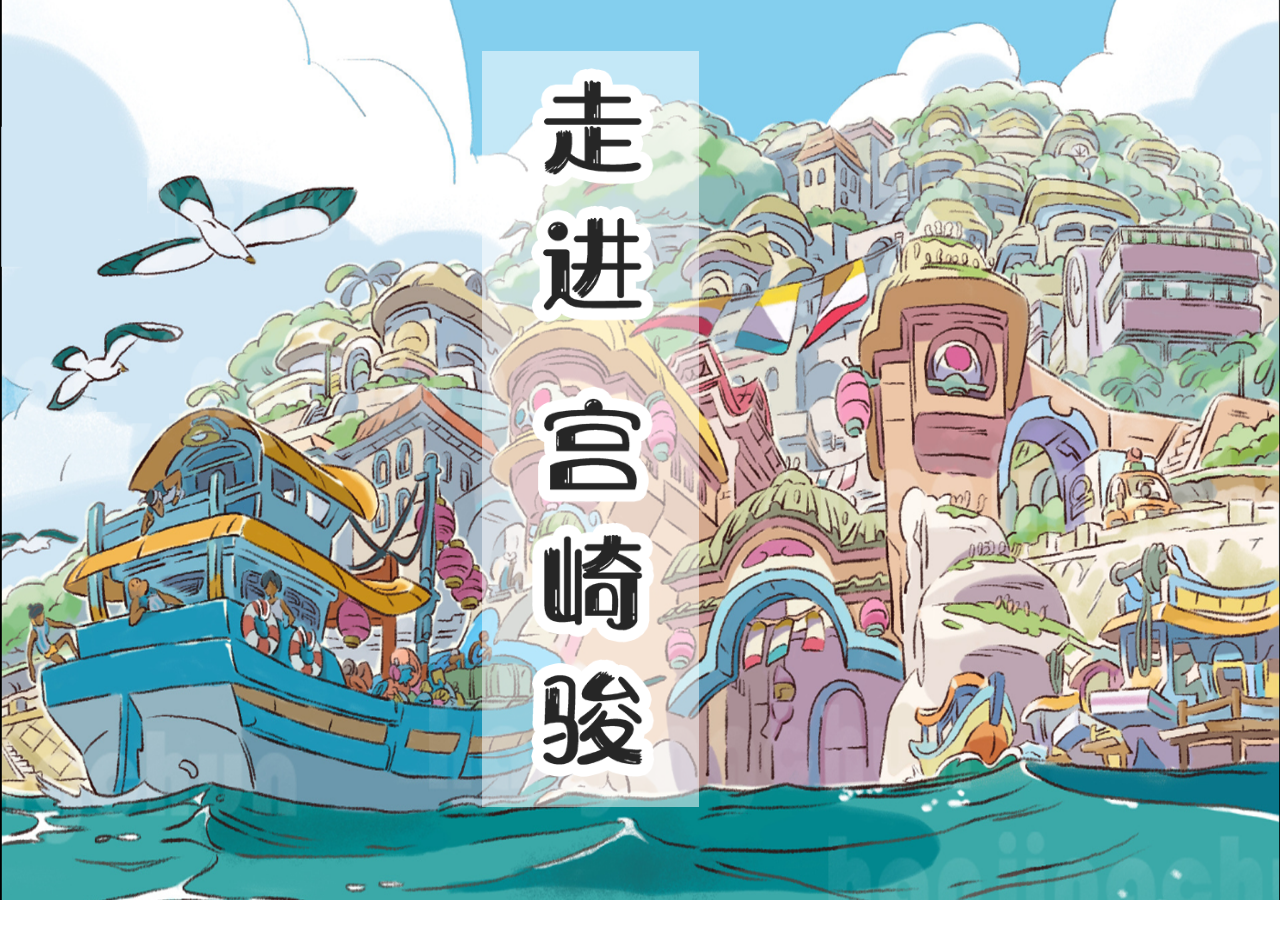
<file: index.html>
<!DOCTYPE html>
<html lang="en">
<head>
    <meta charset="UTF-8">
    <title>走进宫崎骏</title>
    <style type="text/css">
        *{
            width: 100%;
            height: 100%;
        }
        html{
            width: 100%;
            height: 100%;
            overflow: hidden;
        }
        body{
            width: 100%;
            height: 100%;
            background-image: url("images/bg.png");
            background-size: 100% 100%;
            background-repeat: no-repeat;
        }
        .title{
            width: 17%;
            height: 84%;
            margin-left: 37%;
            margin-top: 4%;
            text-align: center;
            cursor: pointer;
        }
        .title img{
            width: 100%;
            height: 100%;
        }
        .title :hover{
            transform: scale(1.1,1.1);
            transition: 2s;
        }
    </style>
</head>
<body>
<div class="title">
    <img src="images/bg-title.png" onclick="jump()">
</div>
<script>
    function jump() {
        window.location.href='./html/menu.html';
    }
</script>
</body>
</html>
</file>
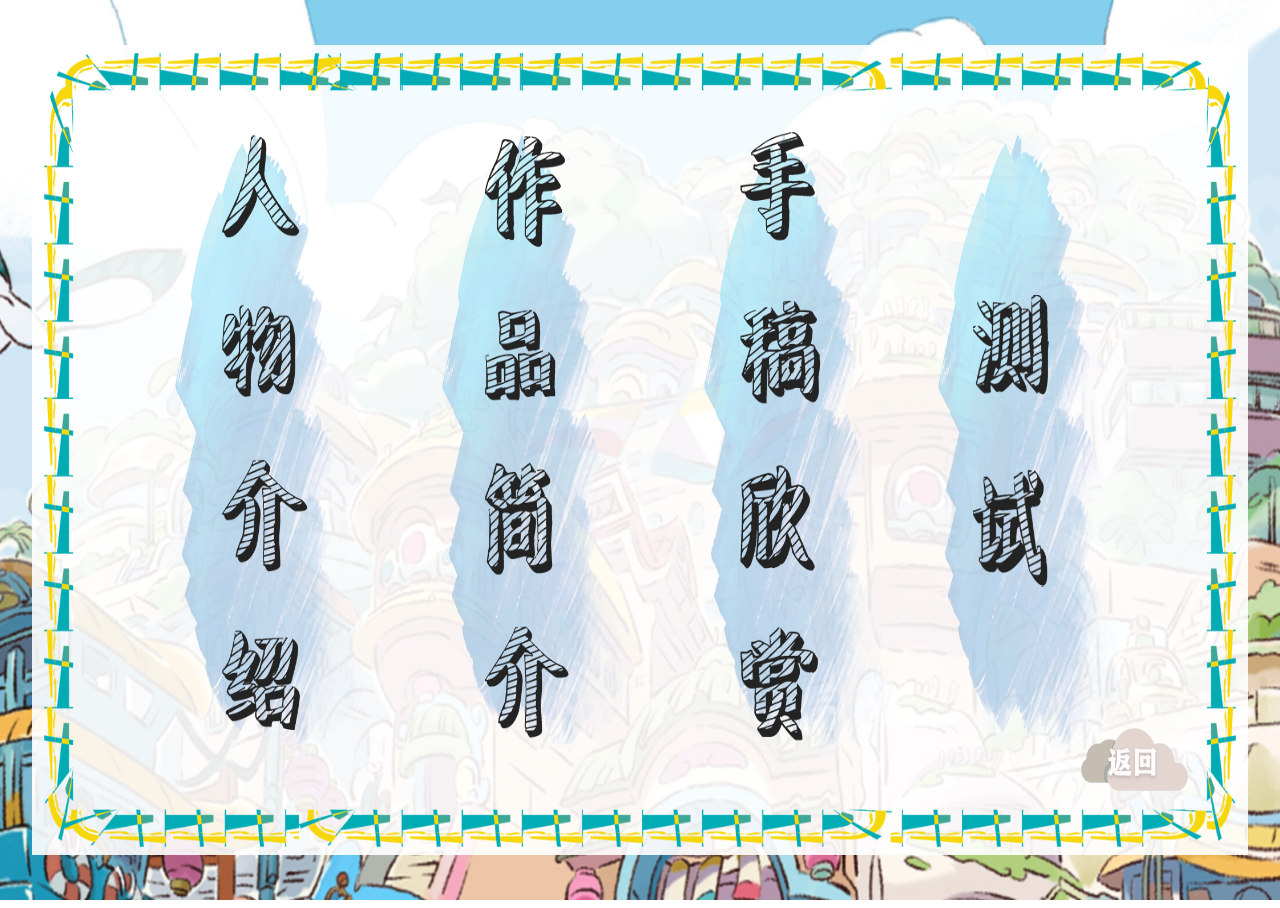
<file: html/menu.html>
<!DOCTYPE html>
<html lang="en">
<head>
    <meta charset="UTF-8">
    <title>菜单</title>
    <style type="text/css">
        * {
            width: 100%;
            height: 100%;
        }

        html {
            width: 100%;
            height: 100%;
            overflow: hidden;
        }

        body {
            width: 100%;
            height: 100%;
            background-image: url("../images/menubg.png");
            background-size: 100% 100%;
            background-repeat: no-repeat;
        }

        .content {
            background: rgba(255,255,255,0.9);
            width: 95%;
            height: 90%;
            /*margin: 0 auto;*/
            position: absolute;
            top: 5%;
            left: 2.5%;
        }

        .content1 {
            width: 98%;
            height: 98%;
            background-image: url("../images/border.png");
            background-size: 100% 100%;
            background-repeat: no-repeat;
            padding: 0;
            position: relative;
            left: 1%;
            top: 1%;
        }
        .content2{
            width: 80%;
            height: 80%;
            margin: 0;
            padding: 0;
            border: 0;
            position: relative;
            left: 11%;
            top: 10%;

        }
        .people{
            width: 20%;
            height: 100%;
            background-image: url("../images/renwu.png");
            background-size: 100% 100%;
            background-repeat: no-repeat;
            float: left;
            cursor: pointer;
        }
        .zuopin{
            width: 20%;
            height: 100%;
            background-image: url("../images/zuopin.png");
            background-size: 100% 100%;
            background-repeat: no-repeat;
            float: left;
            margin-left: 8%;
            cursor: pointer;
        }
        .shougao{
            width: 20%;
            height: 100%;
            background-image: url("../images/shougao.png");
            background-size: 100% 100%;
            background-repeat: no-repeat;
            float: left;
            margin-left: 7.5%;
            cursor: pointer;
        }
        .test{
            width: 20%;
            height: 100%;
            background-image: url("../images/test.png");
            background-size: 100% 100%;
            background-repeat: no-repeat;
            float: right;
            cursor: pointer;
        }
        .return {
            width: 9%;
            height: 8%;
            position: relative;
            left: 87%;
            top: 5%;
            cursor: pointer;
        }
        img{
            width: 100%;
            height: 100%;
            cursor: pointer;
        }
    </style>
</head>
<body>
<div class="content">
    <div class="content1">
        <div class="content2">
            <div class="people" onclick="jump('people')"></div>
            <div class="zuopin" onclick="jump('zuopin')"></div>
            <div class="shougao" onclick="jump('shougao')"></div>
            <div class="test" onclick="jump('test')"></div>
        </div>
        <div class="return">
            <img src="../images/back.png" onclick="back()">
        </div>
    </div>
</div>
<script>
    function jump(getobjs) {
        if (getobjs == 'people') {
            window.location.href = './people.html';
        } else if (getobjs == 'zuopin') {
            window.location.href = './zp-menu.html';
        } else if (getobjs == 'shougao') {
            window.location.href = './shougao.html';
        } else if (getobjs == 'test') {
            window.location.href = './test.html';
        }
    }
    function back() {
        window.location.href='../index.html';
    }
</script>
</body>
</html>
</file>
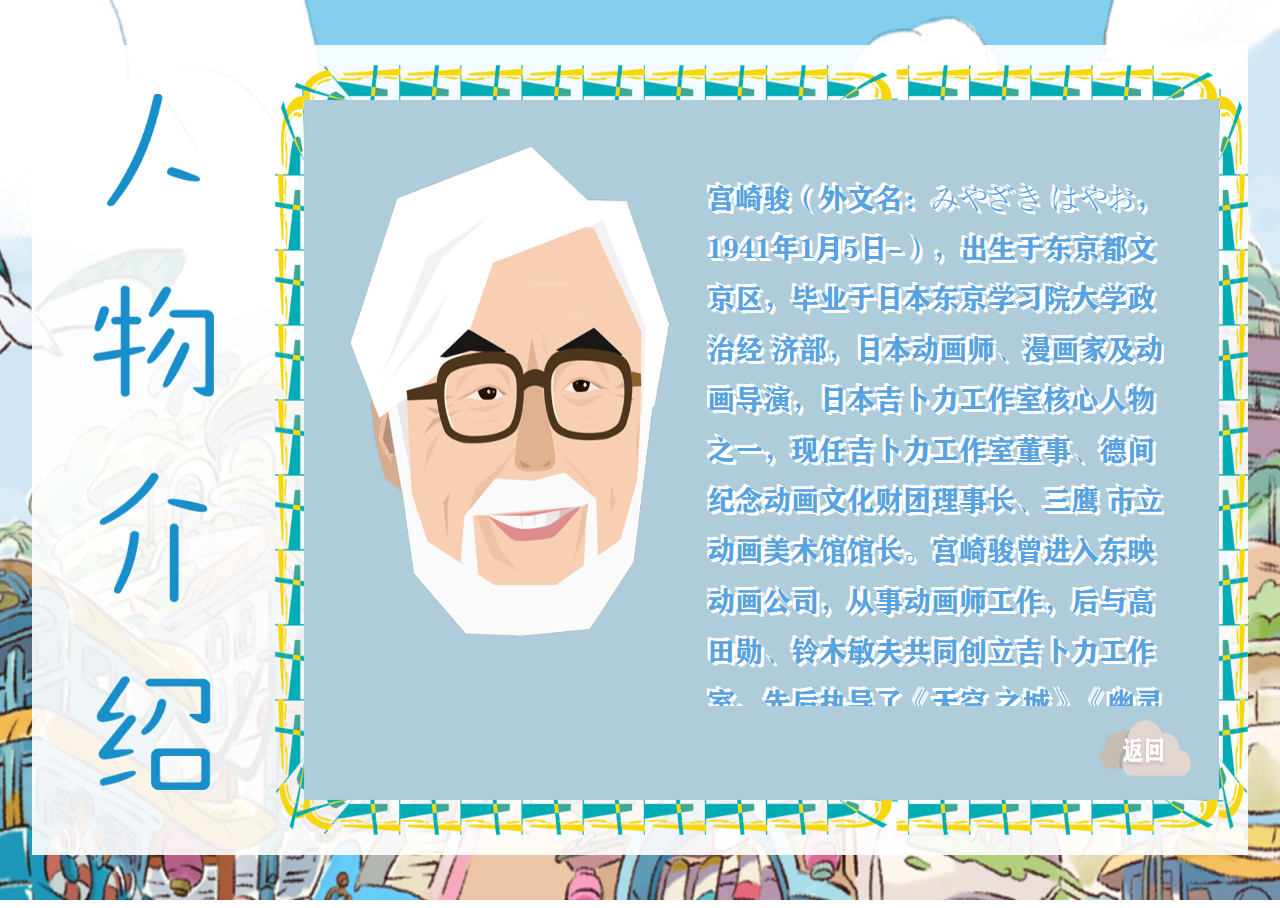
<file: html/people.html>
<!DOCTYPE html>
<html lang="en">
<head>
    <meta charset="UTF-8">
    <title>人物介绍</title>
    <link rel="stylesheet" href="../css/font.css">
    <style type="text/css">
        * {
            width: 100%;
            height: 100%;
        }

        html {
            width: 100%;
            height: 100%;
            overflow: hidden;
        }

        body {
            width: 100%;
            height: 100%;
            background-image: url("../images/menubg.png");
            background-size: 100% 100%;
            background-repeat: no-repeat;
        }

        .content {
            background: rgba(255,255,255,0.9);
            /*opacity: 0.9;*/
            width: 95%;
            height: 90%;
            /*margin: 0 auto;*/
            position: absolute;
            top: 5%;
            left: 2.5%;
        }
        .font{
            float: left;
            padding: 0;
            margin-left: 5%;
            margin-top: 4%;
            width: 10%;
            height: 86%;
        }
        img{
            width: 100%;
            height: 100%;
        }
        .content2{
            padding: 0;
            /*margin-top: 1.5%;*/
            width: 80%;
            height: 95%;
            position: relative;
            top: 2.5%;
            background-image: url("../images/people/border2.png");
            background-size: 100% 100%;
            background-repeat: no-repeat;

            float: right;
        }
        .content2-1{
            width: 94%;
            height: 91%;
            background: rgba(171,202,216,0.97);

            position: absolute;
            left: 3%;
            top: 4.5%;
        }
        .head{
            float: left;
            width: 35%;
            height: 70%;
            padding: 0;
            margin-left: 5%;
            margin-top: 5%;
        }
        .text{
            font-family: 'FZCHSJW';
            font-size: 28px;
            line-height: 180%;
            color: #57a2df;
            width: 50%;
            height: 80%;
            overflow: scroll;
            float: left;
            margin-left: 4%;
            margin-top: 5%;
            text-shadow: 1px 1px 0px #FFFFFF, -1px -1px 0px #FFFFFF, 2px 2px 0px #FFFFFF, -2px -2px 0px #FFFFFF, 3px 3px
            0px #FFFFFF, -3px -3px 0px #FFFFFF;
        }
        .return {
            width: 10%;
            height: 8%;
            position: relative;
            left: 87%;
            top: 2%;
        }

        img {
            width: 100%;
            height: 100%;
            cursor: pointer;
        }
    </style>
</head>
<body>
<div class="content">
    <div class="font"><img src="../images/people/font-people.png"></div>
    <div class="content2">
        <div class="content2-1">
            <div class="head">
                <img src="../images/people/head.png">
            </div>
            <div class="text"><p>宫崎骏（外文名：みやざき はやお，1941年1月5日-），出生于东京都文京区，毕业于日本东京学习院大学政治经
                济部，日本动画师、漫画家及动画导演，日本吉卜力工作室核心人物之一，现任吉卜力工作室董事、德间纪念动画文化财团理事长、三鹰
                市立动画美术馆馆长。宫崎骏曾进入东映动画公司，从事动画师工作，后与高田勋、铃木敏夫共同创立吉卜力工作室，先后执导了《天空
                之城》《幽灵公主》《千与千寻》《哈尔的移动城堡》等11部长篇动画电影，并获得第87届奥斯卡金像奖终身成就奖等奖项。</p></div>
            <div class="return"><img src="../images/back.png" onclick="jump()"></div>
        </div>
    </div>
</div>
<script>
    function jump() {
        window.location.href='./menu.html'
    }
</script>
</body>
</html>
</file>
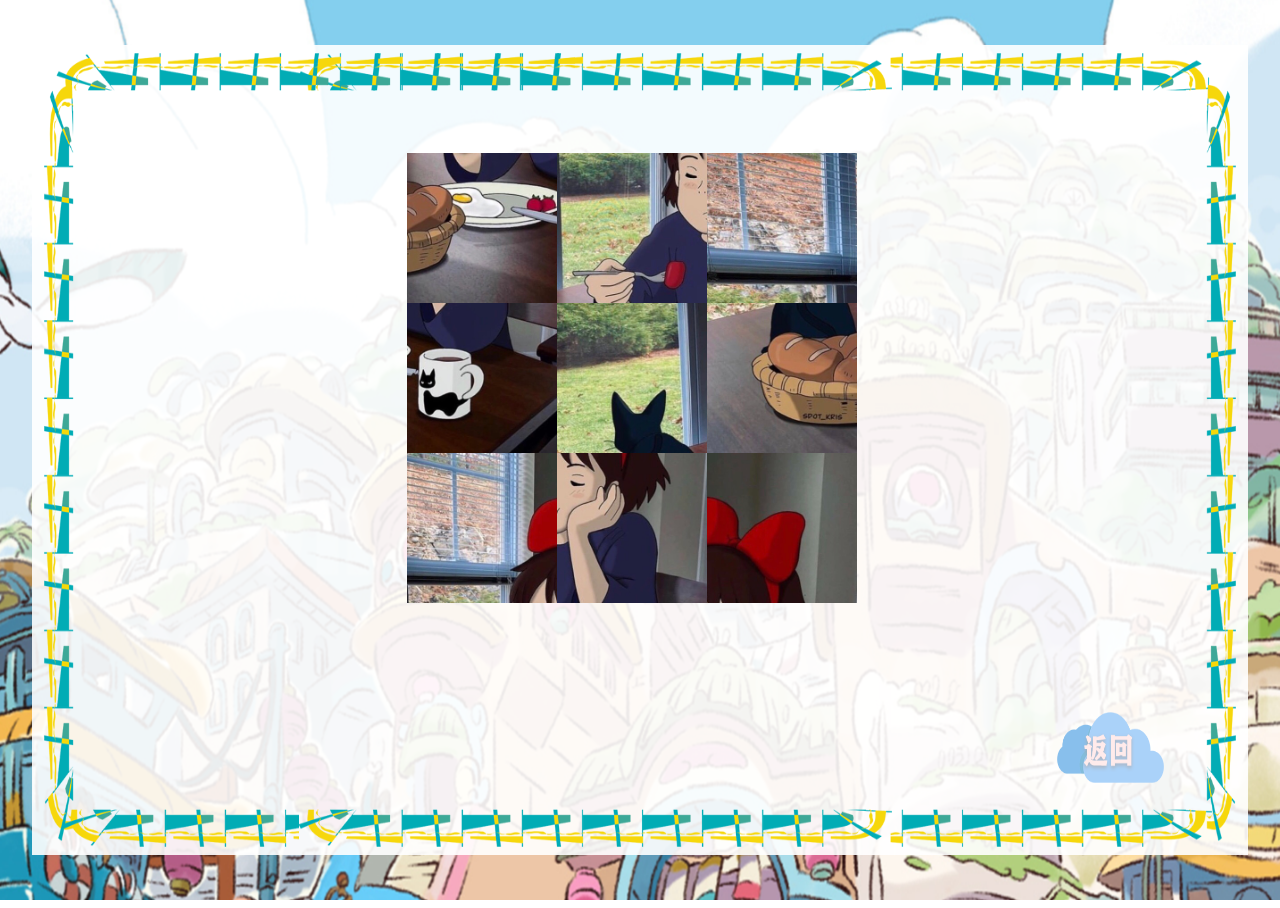
<file: html/pintu.html>
<!DOCTYPE html>
<html lang="en">
<head>
    <meta charset="UTF-8">
    <title>宫崎骏——拼图</title>
    <style type="text/css">
        * {
            width: 100%;
            height: 100%;
        }

        html {
            width: 100%;
            height: 100%;
            overflow: hidden;
            margin: 0;
            padding: 0;
            border: 0;
        }

        body {
            width: 100%;
            height: 100%;
            background-image: url("../images/menubg.png");
            background-size: 100% 100%;
            background-repeat: no-repeat;
        }

        .content {
            background: rgba(255, 255, 255, 0.9);
            width: 95%;
            height: 90%;
            /*margin: 0 auto;*/
            position: absolute;
            top: 5%;
            left: 2.5%;
        }

        .content1 {
            width: 98%;
            height: 98%;
            background-image: url("../images/border.png");
            background-size: 100% 100%;
            background-repeat: no-repeat;
            position: relative;
            left: 1%;
            top: 1%;
        }
        .pintu{
            position: absolute;
            left: 30%;
            top: 12%;
            width: 500px;
            height: 500px;
            /*background-color: #57a2df;*/
            margin: 0 auto;
        }
        ul{
            width: 450px;
            height: 450px;
            float: left;
            margin: 5px;
            padding: 0px;
            list-style-type: none;
            background-color: blanchedalmond;
        }
        li {
            float: left;
            width: 150px;
            height: 150px;
            margin: 0;
            padding: 0;
        }
        #success {
            display: none;
            text-align: center;
        }
        img{
            width: 150px;
            height: 150px;
        }
        .return {
            width: 9%;
            height: 9%;
            position: relative;
            left: 85%;
            top: 83%;
            cursor: pointer;
        }
        .return img{
            width: 100%;
            height: 100%;
        }
    </style>
</head>
<body>
<div class="content">
    <div class="content1">
        <div class="pintu">
            <ul id="begin">
                <li ondrop="drop(event)" ondragover="dropOver(event)">
                    <img src="../images/people/2.jpeg" alt="" width="150px" height="150px" draggable="true" id="drag1" ondragstart="dragStart(event)" ondragend="dragEnd(event)">
                </li>
                <li ondrop="drop(event)" ondragover="dropOver(event)">
                    <img src="../images/people/5.jpeg" alt="" width="150px" height="150px" draggable="true" id="drag2" ondragstart="dragStart(event)" ondragend="dragEnd(event)">
                </li>
                <li ondrop="drop(event)" ondragover="dropOver(event)">
                    <img src="../images/people/9.jpeg" alt="" width="150px" height="150px" draggable="true" id="drag3" ondragstart="dragStart(event)" ondragend="dragEnd(event)">
                </li>
                <li ondrop="drop(event)" ondragover="dropOver(event)">
                    <img src="../images/people/1.jpeg" alt="" width="150px" height="150px" draggable="true" id="drag4" ondragstart="dragStart(event)" ondragend="dragEnd(event)">
                </li>
                <li ondrop="drop(event)" ondragover="dropOver(event)">
                    <img src="../images/people/6.jpeg" alt="" width="150px" height="150px" draggable="true" id="drag5" ondragstart="dragStart(event)" ondragend="dragEnd(event)">
                </li>
                <li ondrop="drop(event)" ondragover="dropOver(event)">
                    <img src="../images/people/3.jpeg" alt="" width="150px" height="150px" draggable="true" id="drag6" ondragstart="dragStart(event)" ondragend="dragEnd(event)">
                </li>
                <li ondrop="drop(event)" ondragover="dropOver(event)">
                    <img src="../images/people/8.jpeg" alt="" width="150px" height="150px" draggable="true" id="drag7" ondragstart="dragStart(event)" ondragend="dragEnd(event)">
                </li>
                <li ondrop="drop(event)" ondragover="dropOver(event)">
                    <img src="../images/people/4.jpeg" alt="" width="150px" height="150px" draggable="true" id="drag8" ondragstart="dragStart(event)" ondragend="dragEnd(event)">
                </li>
                <li ondrop="drop(event)" ondragover="dropOver(event)">
                    <img src="../images/people/7.jpeg" alt="" width="150px" height="150px" draggable="true" id="drag9" ondragstart="dragStart(event)" ondragend="dragEnd(event)">
                </li>
            </ul>
            <p id="success">恭喜您 拼图成功！</p>

        </div>
        <div class="return"><img src="../images/sg-back.png" onclick="jump()"></div>
    </div>
</div>
<script>
    var start_index;
    var end_index;
    function dragStart(event) {
        console.log("dragStart: " + event.target.id);
        start_index = event.target.id;
    }
    function dragEnd(event) {
        event.preventDefault();
    }
    function dropOver(event) {
        event.preventDefault();
    }
    function drop(event) {
        event.preventDefault();
        console.log("drop: "+event.target.id);
        end_index = event.target.id;
        exchange(start_index, end_index, "src");
        check();
    }
    // 交换id1和id2两个元素的attri属性值
    function exchange(id1, id2, attri){
        ele1 = document.getElementById(id1);
        ele2 = document.getElementById(id2);
        var tmp_attri = ele1.getAttribute(attri);
        ele1.setAttribute(attri, ele2.getAttribute(attri));
        ele2.setAttribute(attri, tmp_attri);
    }
    function check(){
        var img_list = document.getElementsByTagName("img");
        var img_src,dot_index,img_index;
        for(var i=0; i<9; i++){
            img_src = img_list[i].getAttribute("src");
            dot_index = img_src.lastIndexOf(".");
            img_index = Number(img_src.slice(dot_index - 2, dot_index));
            if (img_index != i+1) return false;
        }
        var success = document.getElementById("success");
        success.style.display = "block";
    }
    function jump() {
        window.location.href='./zp-monv.html';
    }
</script>
</body>
</html>
</file>
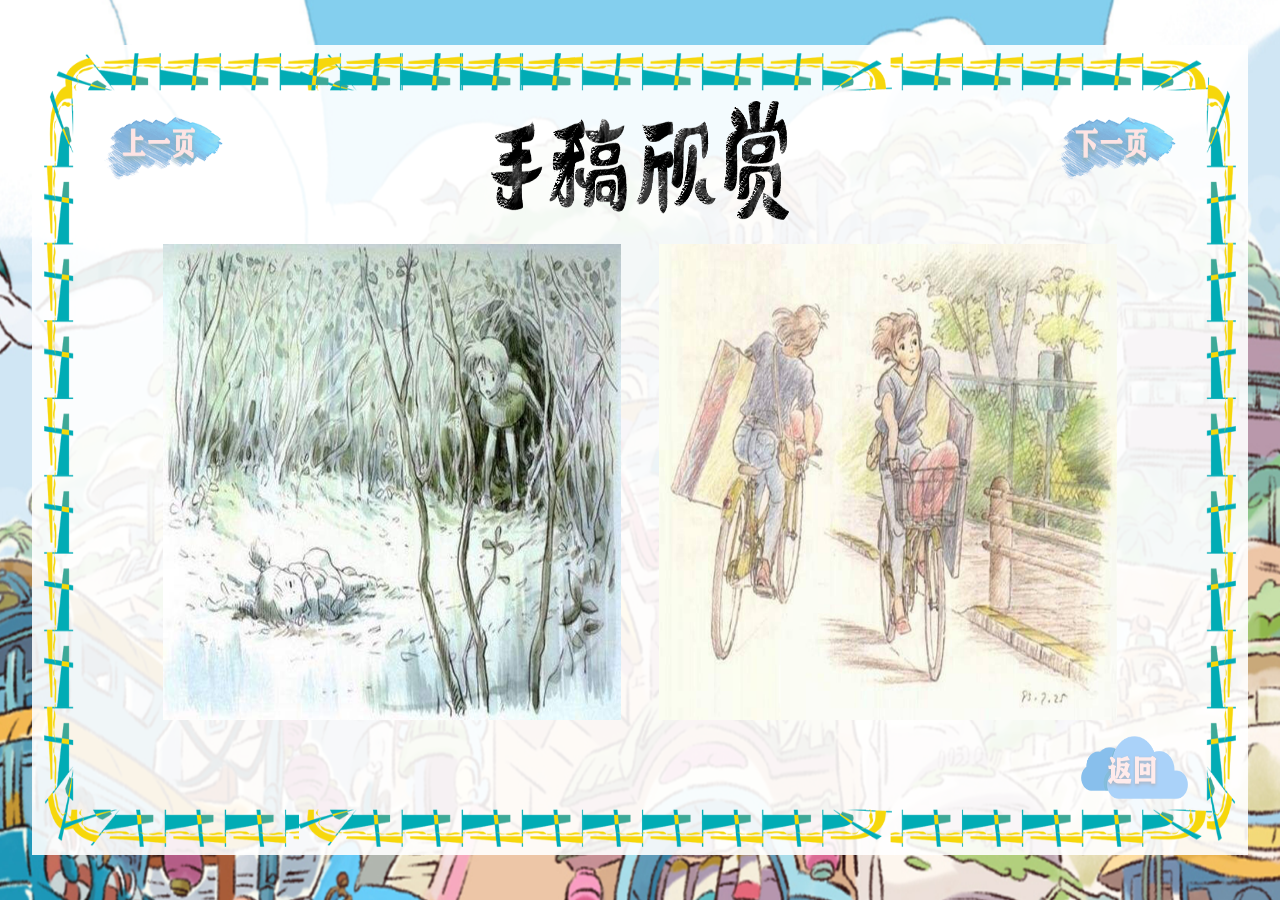
<file: html/shougao.html>
<!DOCTYPE html>
<html lang="en">
<head>
    <meta charset="UTF-8">
    <title>手稿欣赏</title>
    <style type="text/css">
        * {
            width: 100%;
            height: 100%;
            margin: 0;
            padding: 0;
        }

        html {
            width: 100%;
            height: 100%;
            overflow: hidden;
        }

        body {
            width: 100%;
            height: 100%;
            background-image: url("../images/menubg.png");
            background-size: 100% 100%;
            background-repeat: no-repeat;
        }

        .content {
            background: rgba(255, 255, 255, 0.9);
            width: 95%;
            height: 90%;
            position: absolute;
            top: 5%;
            left: 2.5%;
        }

        .content1 {
            width: 98%;
            height: 98%;
            background-image: url("../images/border.png");
            background-size: 100% 100%;
            background-repeat: no-repeat;
            position: relative;
            left: 1%;
            top: 1%;
        }

        img {
            width: 100%;
            height: 100%;
        }

        .last {
            width: 10%;
            height: 8%;
            position: relative;
            top: 8%;
            left: 5%;
            cursor: pointer;
        }

        .next {
            width: 10%;
            height: 8%;
            position: relative;
            left: 85%;
            cursor: pointer;
        }
        .title{
            background-image: url("../images/shougao/shougao-biao.png");
            background-repeat: no-repeat;
            background-size: 100% 100%;
            position: absolute;
            left: 37.5%;
            top: 6%;
            width: 25%;
            height: 15%;
        }
        .sg {
            width: 80%;
            height: 60%;
            position: relative;
            left: 10%;
            top: 8%;
            /*background-color: #57a2df;*/
        }

        .sgContent {
            width: 100%;
            height: 100%;
        }

        .sg1 {
            float: left;
            width: 48%;
            height: 100%;
        }

        .sg2 {
            float: right;
            width: 48%;
            height: 100%;
        }
        .sg3{
            float: left;
            width: 42%;
            height: 90%;
            margin-top: 2%;
            margin-left: 10%;
        }
        .sg4{
            float: right;
            width: 30%;
            height: 48%;
            margin-right: 10%;
        }
        .sg5{
            float: right;
            width: 30%;
            height: 48%;
            margin-top: 1%;
            margin-right: 10%;
        }
        .return {
            width: 9%;
            height: 8%;
            position: relative;
            left: 87%;
            top: 10%;
            cursor: pointer;
        }
    </style>
</head>
<body>
<div class="content">
    <div class="content1">
        <div class="last" onclick="showlast()"><img src="../images/last.png"></div>
        <div class="next" onclick="shownext()"><img src="../images/next.png"></div>
        <div class="title"></div>
        <div class="sg">
            <div class="sgContent" style="display: block" id="sgContent1">
                <img src="../images/shougao/sg9.png" class="sg1">
                <img src="../images/shougao/sg8.png" class="sg2"></div>
            <div class="sgContent" style="display: none" id="sgContent2">
                <img src="../images/shougao/sg7.png" class="sg1">
                <img src="../images/shougao/sg6.png" class="sg2"></div>
            <div class="sgContent" style="display: none" id="sgContent3">
                <img src="../images/shougao/sg5.png" class="sg3">
                <img src="../images/shougao/sg4.png" class="sg4">
                <img src="../images/shougao/sg3.png" class="sg5"></div>
            <div class="sgContent" style="display: none" id="sgContent4">
                <img src="../images/shougao/sg2.png" class="sg1">
                <img src="../images/shougao/sg1.png" class="sg2"></div>
        </div>
        <div class="return"><img src="../images/sg-back.png" onclick="jump()"></div>
    </div>
</div>
<script>
    var count = 0;

    function showlast() {
        if (count <= 0) {
            alert("当前是第一页！");
        } else {
            count--
        }
        print();
    }
    function shownext() {
        if (count==4){
            alert("当前已是最后一页！");
        }else {
            count++;
        }
        print();
    }
    function print() {
        if (count == 2) {
            document.getElementById("sgContent1").style.display = 'none';
            document.getElementById("sgContent2").style.display = 'block';
            document.getElementById("sgContent3").style.display = 'none';
            document.getElementById("sgContent4").style.display = 'none';
        } else if (count == 3) {
            document.getElementById("sgContent1").style.display = 'none';
            document.getElementById("sgContent2").style.display = 'none';
            document.getElementById("sgContent3").style.display = 'block';
            document.getElementById("sgContent4").style.display = 'none';
        } else if (count == 4) {
            document.getElementById("sgContent1").style.display = 'none';
            document.getElementById("sgContent2").style.display = 'none';
            document.getElementById("sgContent3").style.display = 'none';
            document.getElementById("sgContent4").style.display = 'block';
        } else {
            document.getElementById("sgContent1").style.display = 'block';
            document.getElementById("sgContent2").style.display = 'none';
            document.getElementById("sgContent3").style.display = 'none';
            document.getElementById("sgContent4").style.display = 'none';
        }
    }
    function jump() {
        window.location.href='./menu.html'
    }
</script>
</body>
</html>
</file>
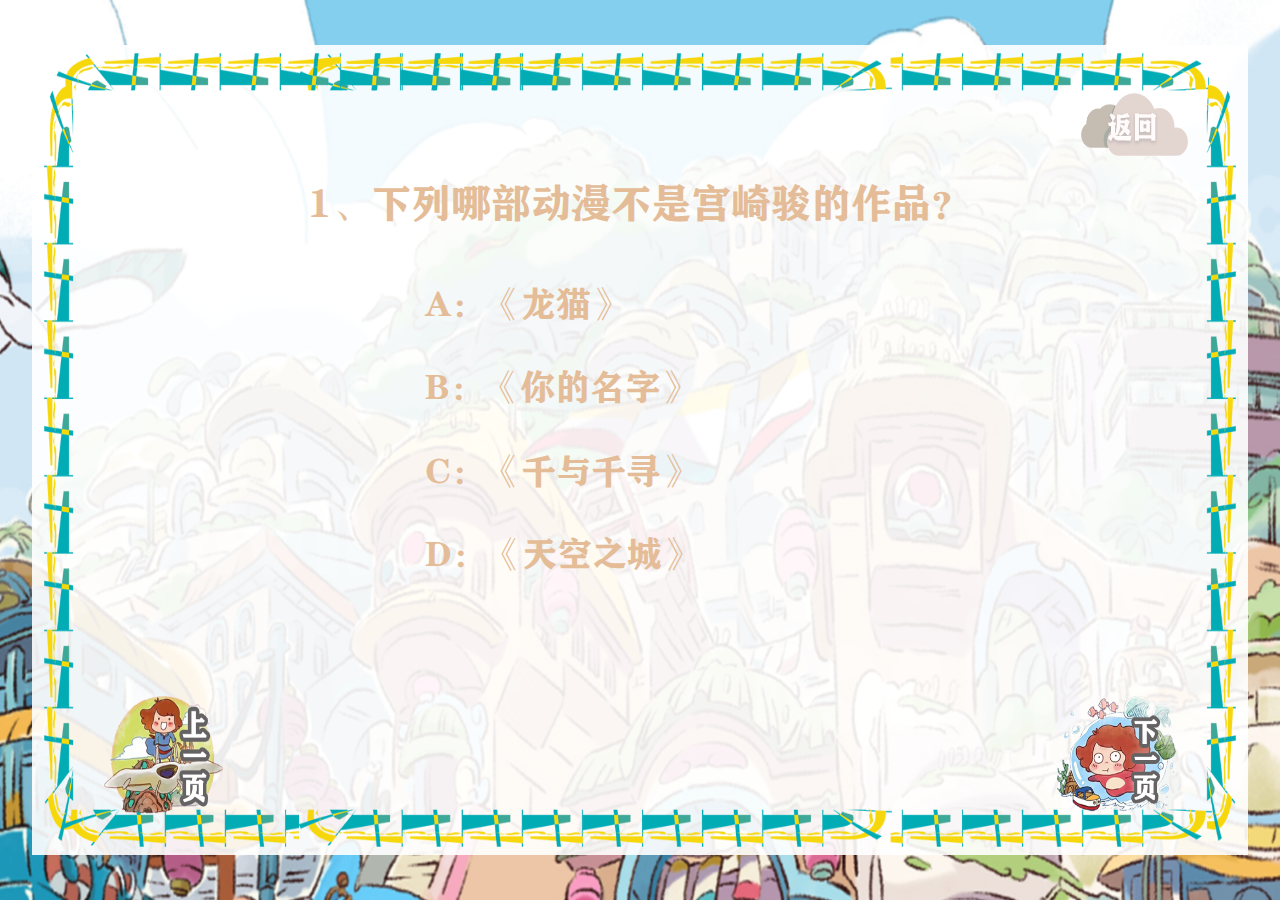
<file: html/test.html>
<!DOCTYPE html>
<html lang="en">
<head>
    <meta charset="UTF-8">
    <title>测试</title>
    <link rel="stylesheet" href="../css/font.css">
    <style type="text/css">
        * {
            width: 100%;
            height: 100%;
            margin: 0;
            padding: 0;
        }

        html {
            width: 100%;
            height: 100%;
            overflow: hidden;
        }

        body {
            width: 100%;
            height: 100%;
            background-image: url("../images/menubg.png");
            background-size: 100% 100%;
            background-repeat: no-repeat;
        }

        .content {
            background: rgba(255, 255, 255, 0.9);
            width: 95%;
            height: 90%;
            position: absolute;
            top: 5%;
            left: 2.5%;
        }

        .content1 {
            width: 98%;
            height: 98%;
            background-image: url("../images/border.png");
            background-size: 100% 100%;
            background-repeat: no-repeat;
            padding: 0;
            position: relative;
            left: 1%;
            top: 1%;
        }

        .return {
            width: 9%;
            height: 8%;
            position: relative;
            left: 87%;
            top: 5%;
            cursor: pointer;
        }

        .topic {
            width: 90%;
            height: 65%;
            position: relative;
            left: 5%;
            top: 8%;
            /*background-color: #57a2df;*/
            font-family: 'FZCHSJW';
            color: #e4bd98;
            /*text-align: center;*/
        }

        .qst {
            width: 100%;
            height: 16%;
            font-size: 40px;
            float: left;
            text-align: center;
        }

        .option {
            float: left;
            height: 12%;
            width: 100%;
            font-size: 35px;
            margin-top: 2%;
            cursor: pointer;
        }
        .op-content{
            width: 40%;
            height: 100%;
            margin: 0 auto;
        }

        .result {
            width: 15%;
            height: 40%;
            position: relative;
            left: 70%;
            top: 50%;
            /*background-color: chartreuse;*/
        }
        .bg{
            width: 15%;
            height: 40%;
            position: relative;
            left: 70%;
            top: 50%;
            background-image: url("../images/test/right.png");
            background-repeat: no-repeat;
            background-size: 100% 100%;
        }
        .wrongbg{
            width: 15%;
            height: 40%;
            position: relative;
            left: 70%;
            top: 50%;
            background-image: url("../images/test/wrong.png");
            background-repeat: no-repeat;
            background-size: 100% 100%;
        }
        .last {
            width: 10%;
            height: 15%;
            position: relative;
            top: 8%;
            left: 5%;
            cursor: pointer;
        }

        .next {
            width: 10%;
            height: 15%;
            position: relative;
            top: -7%;
            left: 85%;
            cursor: pointer;
        }
        img{
            width: 100%;
            height: 100%;
        }
    </style>
</head>
<body>
<div class="content">
    <div class="content1">
        <div class="return">
            <img src="../images/back.png" onclick="jump()">
        </div>
        <div class="topic">
            <div class="qst" id="qst">1、下列哪部动漫不是宫崎骏的作品？</div>
            <div class="option">
                <div class="op-content" id="opa" onclick="showResult('A')">
                    A：《龙猫》
                </div>
            </div>
            <div class="option">
                <div class="op-content" id="opb" onclick="showResult('B')">
                    B：《你的名字》
                </div>
            </div>
            <div class="option">
                <div class="op-content" id="opc" onclick="showResult('C')">
                    C：《千与千寻》
                </div>
            </div>
            <div class="option">
                <div class="op-content" id="opd" onclick="showResult('D')">
                    D：《天空之城》
                </div>
            </div>
            <div class="result" id="rt">
            </div>
        </div>
        <div class="last" onclick="showlast()">
            <img src="../images/test/last.png">
        </div>
        <div class="next" onclick="shownext()">
            <img src="../images/test/next.png">
        </div>

    </div>
</div>
<script>
    function createTest(question, optionA, optionB, optionC, optionD, answer) {
        var o = new Object();
        o.question = question;
        o.optionA = optionA;
        o.optionB = optionB;
        o.optionC = optionC;
        o.optionD = optionD;
        o.answer = answer;
        return o;
    }

    //初始化题库
    var arr = new Array(5);
    arr[0] = createTest("1、下列哪部动漫不是宫崎骏的作品？", "A：《龙猫》", "B：《你的名字》", "C：《千与千寻》", "D：《天空之城》", "B");
    arr[1] = createTest("2、《龙猫》中_____最先看到龙猫？", "A：小梅", "B：小月", "C：小美", "D：小丽", "A");
    arr[2] = createTest("3、《魔法少女宅急便》中琪琪做了什么业务？", "A：送餐业务", "B：厨师业务", "C：快递业务", "D：推销业务", "C");
    arr[3] = createTest("4、《借东西的小人》中阿莉埃蒂和谁成为了好朋友？",
        "A：翔", "B：吉吉", "C：千寻", "D：阿飞", "A");
    arr[4] = createTest("5、《哈尔的移动城堡》中哈尔在谁的影响下开始改变？",
        "A：阿斯达卡", "B：琪琪", "C：乌尔斯拉", "D：索菲亚", "A");
    //全局变量计数
    var count = 0;
    var myAnswer = new Array(5);
    for (var i = 0; i < myAnswer.length; i++)
        myAnswer[i] = "无";

    //上一题
    function showlast() {

        if (count <= 0) {
            alert("当前是第一题！");
            count = 0;
        } else{
            count--;
            var wrong = document.getElementById("rt");
            console.log(wrong.className);
            wrong.setAttribute("class", "result");
        }
        Print();//打印题目
        img();
    }

    //下一题
    function shownext() {
        console.log(count);
        if (count == 5) {
            alert("当前已是最后一题！");
            count = 4;
        } else {
            count++;
            console.log(count);
            var wrong = document.getElementById("rt");
            console.log(wrong.className);
            wrong.setAttribute("class", "result");
        }
        Print();//打印题目
    }

    //打印题目
    function Print() {

        console.log("print");
        var content = document.getElementById("qst");
        content.firstChild.nodeValue = arr[count].question;
        var opa = document.getElementById("opa");
        opa.lastChild.nodeValue = arr[count].optionA;
        var opb = document.getElementById("opb");
        opb.lastChild.nodeValue = arr[count].optionB;
        var opc = document.getElementById("opc");
        opc.lastChild.nodeValue = arr[count].optionC;
        var opd = document.getElementById("opd");
        opd.lastChild.nodeValue = arr[count].optionD;

    }
    function img() {
        document.getElementById("optionA").style.backgroundImage = 'url('+'../images/a.png'+')';
        document.getElementById("optionB").style.backgroundImage = 'url('+'../images/b.png'+')';
        document.getElementById("optionC").style.backgroundImage = 'url('+'../images/c.png'+')';
        document.getElementById("optionD").style.backgroundImage = 'url('+'../images/d.png'+')';
    }
    function imgChange(myanswer) {
        if (myanswer=="A"){
            document.getElementById("optionA").style.backgroundImage = 'url('+'../images/aR.png'+')';
        }
        if (myanswer=="B"){
            document.getElementById("optionB").style.backgroundImage = 'url('+'../images/bR.png'+')';
        }
        if (myanswer=="C"){
            document.getElementById("optionC").style.backgroundImage = 'url('+'../images/cR.png'+')';
        }
        if (myanswer=="D"){
            document.getElementById("optionD").style.backgroundImage = 'url('+'../images/dR.png'+')';
        }
    }
    function showResult(getObjs) {
        console.log(getObjs);
        if (getObjs == arr[count].answer) {
            // img();
            console.log("right");
            var div = document.getElementById("rt");
            console.log(div.className);
            div.setAttribute("class", "bg");
            // imgChange(getObjs);

        } else {
            // img();
            var wrong = document.getElementById("rt");
            console.log(wrong.className);
            wrong.setAttribute("class", "wrongbg");
            // imgChange(getObjs);
        }

    }
    function jump() {
        window.location.href="./menu.html";
    }
</script>
</body>
</html>
</file>
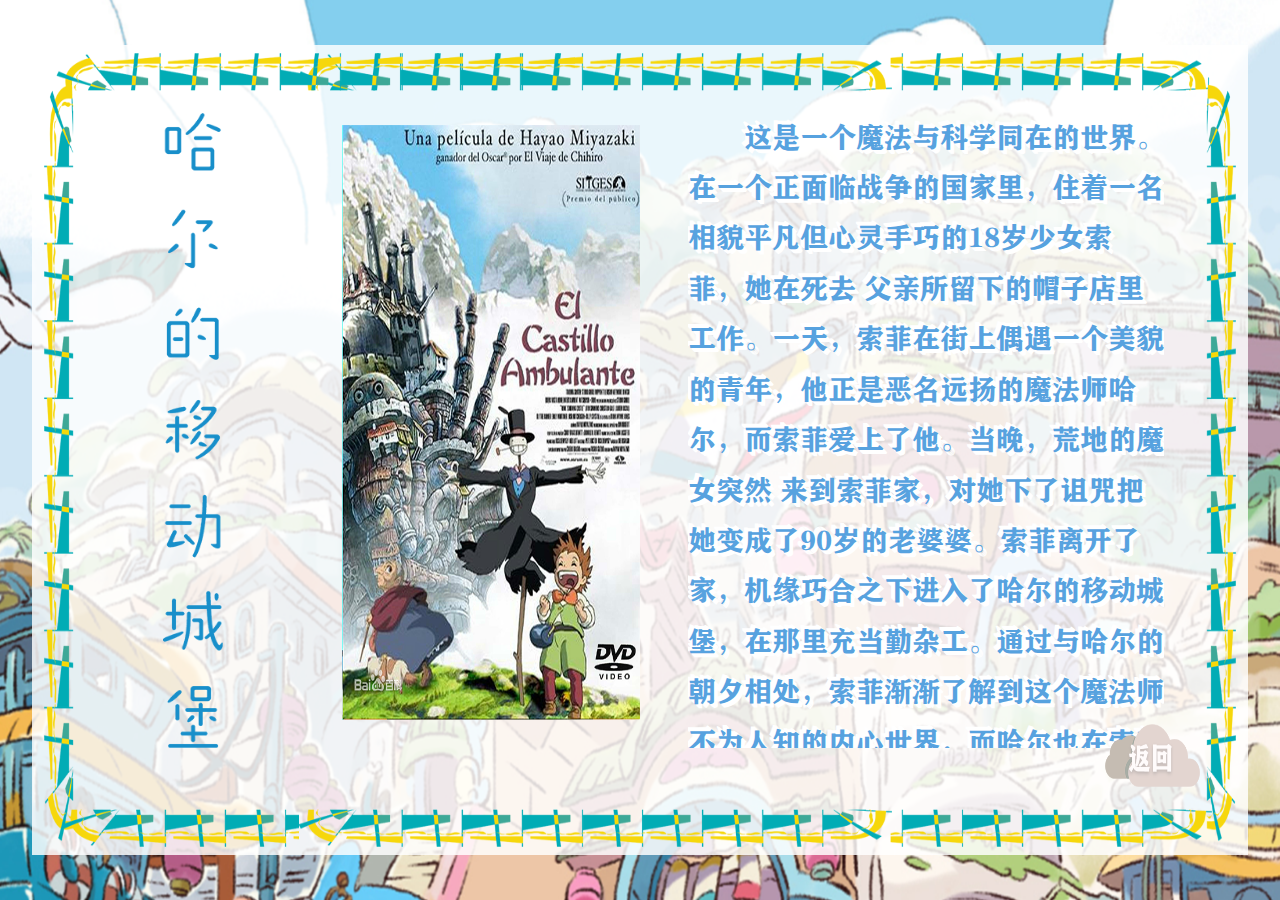
<file: html/zp-haer.html>
<!DOCTYPE html>
<html lang="en">
<head>
    <meta charset="UTF-8">
    <title>作品——《哈尔的移动城堡》</title>
    <link rel="stylesheet" href="../css/font.css">
    <style type="text/css">
        * {
            width: 100%;
            height: 100%;
            margin: 0;
            padding: 0;
        }

        html {
            width: 100%;
            height: 100%;
            overflow: hidden;
        }

        body {
            width: 100%;
            height: 100%;
            background-image: url("../images/menubg.png");
            background-size: 100% 100%;
            background-repeat: no-repeat;
        }
        .content {
            background: rgba(255,255,255,0.83);
            width: 95%;
            height: 90%;
            position: absolute;
            top: 5%;
            left: 2.5%;
        }

        .content1 {
            width: 98%;
            height: 98%;
            background-image: url("../images/border.png");
            background-size: 100% 100%;
            background-repeat: no-repeat;
            position: relative;
            left: 1%;
            top: 1%;
        }
        img{
            width: 100%;
            height: 100%;
        }
        .font{
            width:5%;
            height: 80%;
            float: left;
            margin-top: 5%;
            margin-left: 10%;
        }
        .haibao{
            width: 25%;
            height: 75%;
            margin-left: 10%;
            margin-top: 6%;
            float: left;
        }
        .text{
            font-family: 'FZCHSJW';
            font-size: 28px;
            line-height: 180%;
            color: #57a2df;
            width: 40%;
            height: 80%;
            overflow: scroll;
            float: left;
            margin-left: 4%;
            margin-top: 5%;
            text-shadow: 2px 2px 0px #FFFFFF, -2px -2px 0px #FFFFFF, 3px 3px 0px #FFFFFF, -3px -3px 0px #FFFFFF, 4px 4px 0px #FFFFFF, -4px -4px 0px #FFFFFF;
        }
        .return {
            width: 8%;
            height: 8%;
            position: relative;
            left: 89%;
            top: -3%;
        }

        img {
            width: 100%;
            height: 100%;
            cursor: pointer;
        }
    </style>
</head>
<body>
<div class="content">
    <div class="content1">
        <div class="font"><img src="../images/zp/fonts-haer.png"></div>
        <div class="haibao"><img src="../images/zp/haibao-haer.png"></div>
        <div class="text"><p>&nbsp;&nbsp;&nbsp;&nbsp;&nbsp;&nbsp;&nbsp;这是一个魔法与科学同在的世界。在一个正面临战争的国家里，住着一名相貌平凡但心灵手巧的18岁少女索菲，她在死去
            父亲所留下的帽子店里工作。一天，索菲在街上偶遇一个美貌的青年，他正是恶名远扬的魔法师哈尔，而索菲爱上了他。当晚，荒地的魔女突然
            来到索菲家，对她下了诅咒把她变成了90岁的老婆婆。索菲离开了家，机缘巧合之下进入了哈尔的移动城堡，在那里充当勤杂工。通过与哈尔的
            朝夕相处，索菲渐渐了解到这个魔法师不为人知的内心世界，而哈尔也在索菲的影响下开始改变。战火终于蔓延开了，哈尔投入了战斗，索菲按
            耐不住心中的担忧，驱动城堡冒险前往寻找哈尔……</p></div>
        <div class="return"><img src="../images/back.png" onclick="jump()"></div>
    </div>
</div>
<script>
    function jump() {
        window.location.href='./zp-menu.html'
    }
</script>
</body>
</html>
</file>
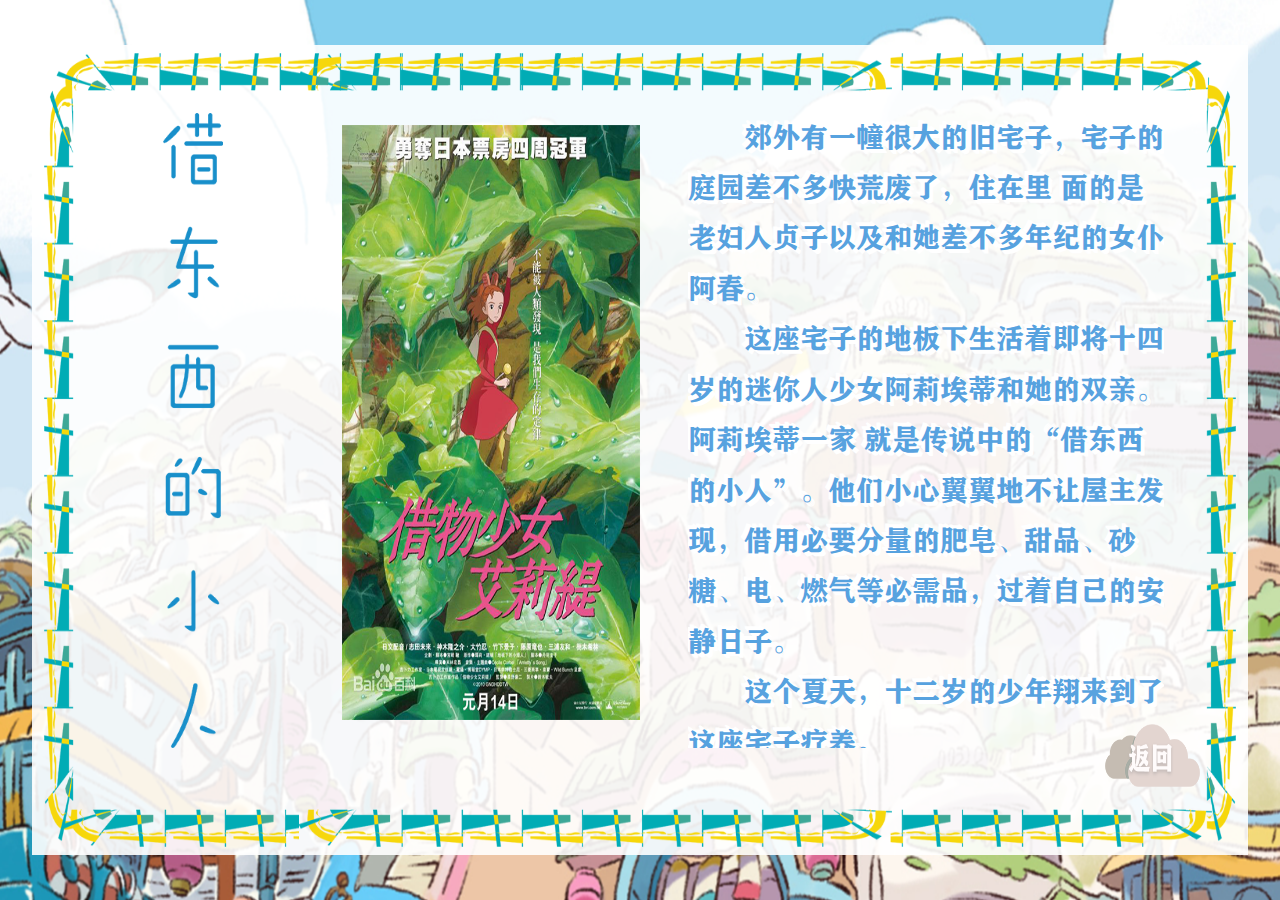
<file: html/zp-jie.html>
<!DOCTYPE html>
<html lang="en">
<head>
    <meta charset="UTF-8">
    <title>作品——《借东西的小人》</title>
    <link rel="stylesheet" href="../css/font.css">
    <style type="text/css">
        * {
            width: 100%;
            height: 100%;
            margin: 0;
            padding: 0;
        }

        html {
            width: 100%;
            height: 100%;
            overflow: hidden;
        }

        body {
            width: 100%;
            height: 100%;
            background-image: url("../images/menubg.png");
            background-size: 100% 100%;
            background-repeat: no-repeat;
        }
        .content {
            background: rgba(255,255,255,0.9);
            width: 95%;
            height: 90%;
            /*margin: 0 auto;*/
            position: absolute;
            top: 5%;
            left: 2.5%;
        }

        .content1 {
            width: 98%;
            height: 98%;
            background-image: url("../images/border.png");
            background-size: 100% 100%;
            background-repeat: no-repeat;
            position: relative;
            left: 1%;
            top: 1%;
        }
        img{
            width: 100%;
            height: 100%;
        }
        .font{
            width:5%;
            height: 80%;
            float: left;
            margin-top: 5%;
            margin-left: 10%;
        }
        .haibao{
            width: 25%;
            height: 75%;
            margin-left: 10%;
            margin-top: 6%;
            float: left;
        }
        .text{
            font-family: 'FZCHSJW';
            font-size: 28px;
            /*font-weight: lighter;*/
            line-height: 180%;
            color: #57a2df;
            width: 40%;
            height: 80%;
            overflow: scroll;
            float: left;
            margin-left: 4%;
            margin-top: 5%;
            text-shadow: 2px 2px 0px #FFFFFF, -2px -2px 0px #FFFFFF, 3px 3px 0px #FFFFFF, -3px -3px 0px #FFFFFF, 4px 4px 0px #FFFFFF, -4px -4px 0px #FFFFFF;
        }
        .return {
            width: 8%;
            height: 8%;
            position: relative;
            left: 89%;
            top: -3%;
        }

    </style>
</head>
<body>
<div class="content">
    <div class="content1">
        <div class="font"><img src="../images/zp/fonts-jie.png"></div>
        <div class="haibao"><img src="../images/zp/haibao-jie.png"></div>
        <div class="text"><p>&nbsp;&nbsp;&nbsp;&nbsp;&nbsp;&nbsp;&nbsp;郊外有一幢很大的旧宅子，宅子的庭园差不多快荒废了，住在里
            面的是老妇人贞子以及和她差不多年纪的女仆阿春。
            <br>
            &nbsp;&nbsp;&nbsp;&nbsp;&nbsp;&nbsp;&nbsp;这座宅子的地板下生活着即将十四岁的迷你人少女阿莉埃蒂和她的双亲。阿莉埃蒂一家
            就是传说中的“借东西的小人”。他们小心翼翼地不让屋主发现，借用必要分量的肥皂、甜品、砂糖、电、燃气等必需品，过着自己的安静日子。
            <br>
            &nbsp;&nbsp;&nbsp;&nbsp;&nbsp;&nbsp;&nbsp;这个夏天，十二岁的少年翔来到了这座宅子疗养。
            <br>
            &nbsp;&nbsp;&nbsp;&nbsp;&nbsp;&nbsp;&nbsp;阿莉埃蒂被翔发现了。不可被人类看见，一旦被看见就必须搬家——这是小人世界的规矩
            。爸爸波德责怪女儿给一家人带来了危险，阿莉埃蒂却说：“我可不觉得所有的人都那么危险。”天生好奇鲁莽的阿莉埃蒂开始一点点接近翔，
            两人成了好朋友。
            <br>
            &nbsp;&nbsp;&nbsp;&nbsp;&nbsp;&nbsp;&nbsp;殊不料灭顶之灾由此而来。即将灭绝的是人类还是借东西的小人？</p></div>
        <div class="return"><img src="../images/back.png" onclick="jump()"></div>
    </div>
</div>
<script>
    function jump() {
        window.location.href='./zp-menu.html'
    }
</script>
</body>
</html>
</file>
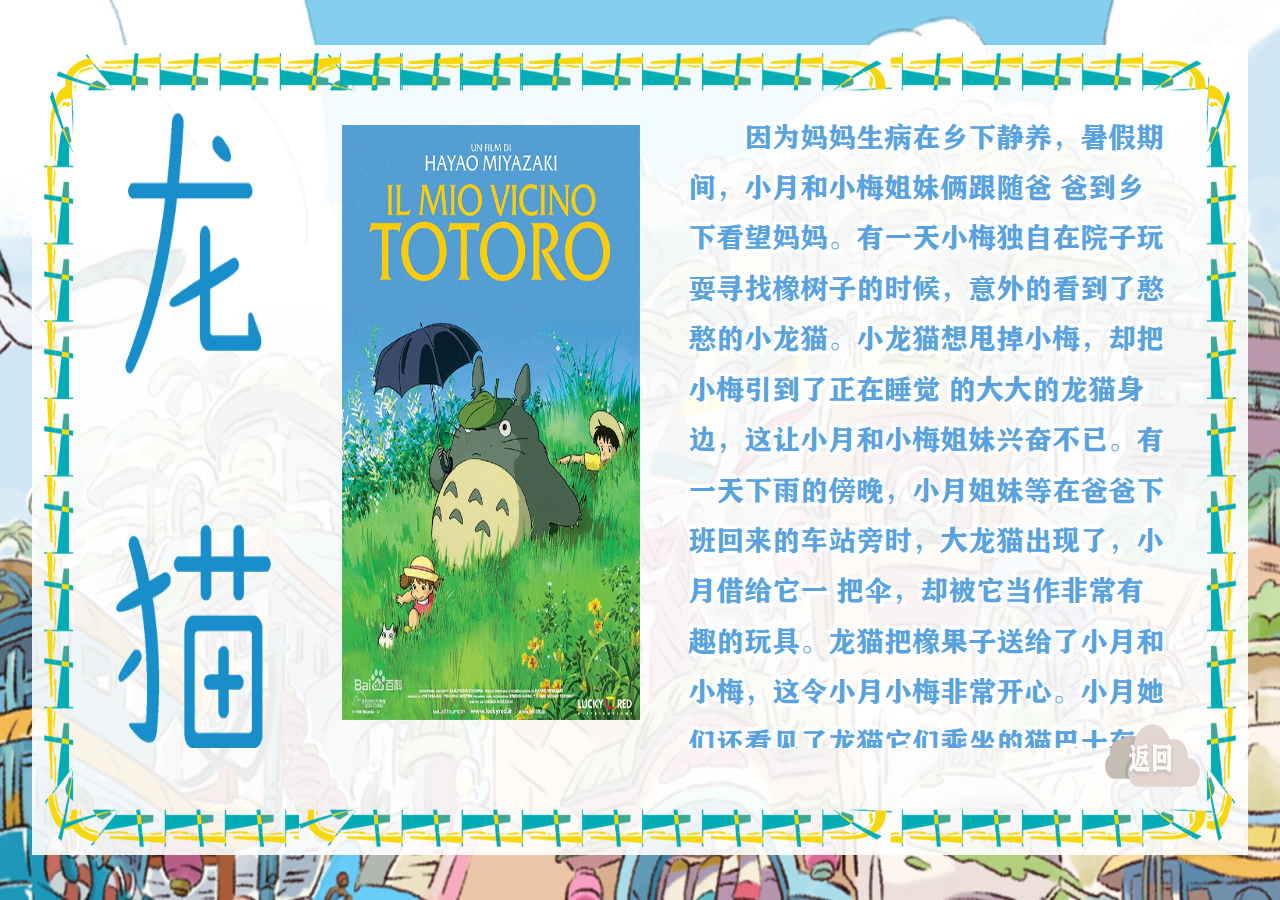
<file: html/zp-longmao.html>
<!DOCTYPE html>
<html lang="en">
<head>
    <meta charset="UTF-8">
    <title>作品——《龙猫》</title>
    <link rel="stylesheet" href="../css/font.css">
    <style type="text/css">
        * {
            width: 100%;
            height: 100%;
            margin: 0;
            padding: 0;
        }

        html {
            width: 100%;
            height: 100%;
            overflow: hidden;
        }

        body {
            width: 100%;
            height: 100%;
            background-image: url("../images/menubg.png");
            background-size: 100% 100%;
            background-repeat: no-repeat;
        }
        .content {
            background: rgba(255,255,255,0.9);
            width: 95%;
            height: 90%;
            /*margin: 0 auto;*/
            position: absolute;
            top: 5%;
            left: 2.5%;
        }

        .content1 {
            width: 98%;
            height: 98%;
            background-image: url("../images/border.png");
            background-size: 100% 100%;
            background-repeat: no-repeat;
            position: relative;
            left: 1%;
            top: 1%;
        }
        img{
            width: 100%;
            height: 100%;
            cursor: pointer;
        }
        .font{
            width:13%;
            height: 80%;
            float: left;
            margin-top: 5%;
            margin-left: 6%;
        }
        .haibao{
            width: 25%;
            height: 75%;
            margin-left: 6%;
            margin-top: 6%;
            float: left;
        }
        .text{
            font-family: 'FZCHSJW';
            font-size: 28px;
            line-height: 180%;
            color: #57a2df;
            width: 40%;
            height: 80%;
            overflow: scroll;
            float: left;
            margin-left: 4%;
            margin-top: 5%;
            text-shadow: 2px 2px 0px #FFFFFF, -2px -2px 0px #FFFFFF, 3px 3px 0px #FFFFFF, -3px -3px 0px #FFFFFF, 4px 4px 0px #FFFFFF, -4px -4px 0px #FFFFFF;
        }
        .return {
            width: 8%;
            height: 8%;
            position: relative;
            left: 89%;
            top: -3%;
        }

    </style>
</head>
<body>
<div class="content">
    <div class="content1">
        <div class="font"><img src="../images/zp/fonts-longmao.png"></div>
        <div class="haibao"><img src="../images/zp/haibao-longmao.png"></div>
        <div class="text"><p>&nbsp;&nbsp;&nbsp;&nbsp;&nbsp;&nbsp;&nbsp;因为妈妈生病在乡下静养，暑假期间，小月和小梅姐妹俩跟随爸
            爸到乡下看望妈妈。有一天小梅独自在院子玩耍寻找橡树子的时候，意外的看到了憨憨的小龙猫。小龙猫想甩掉小梅，却把小梅引到了正在睡觉
            的大大的龙猫身边，这让小月和小梅姐妹兴奋不已。有一天下雨的傍晚，小月姐妹等在爸爸下班回来的车站旁时，大龙猫出现了，小月借给它一
            把伞，却被它当作非常有趣的玩具。龙猫把橡果子送给了小月和小梅，这令小月小梅非常开心。小月她们还看见了龙猫它们乘坐的猫巴士车。
            <br>
            &nbsp;&nbsp;&nbsp;&nbsp;&nbsp;&nbsp;&nbsp;夏天快过去的时候，小月和小梅收到医院的电报，妈妈身体不舒服，姐妹俩非常的担心
            妈妈的情况。小梅抱怨姐姐不管自己，姐姐怪小梅不懂事，小梅大哭着喊着姐姐是个笨蛋跑远了。小月慌忙四处寻找小梅。
            <br>
            &nbsp;&nbsp;&nbsp;&nbsp;&nbsp;&nbsp;&nbsp;天色将晚，小月想到向龙猫求助，龙猫帮小月唤来了猫巴士车，终于找到了迷路的小梅。
            之后，猫巴士车又带着姐妹俩来到了妈妈的病房窗前。远远的看到一切平安的妈妈，姐妹俩不知道有多么快乐。小梅慌忙把迷路时摘的玉米送给
            了妈妈，希望她早日康复。</p></div>
        <div class="return"><img src="../images/back.png" onclick="jump()"></div>
    </div>
</div>
<script>
    function jump() {
        window.location.href='./zp-menu.html'
    }
</script>
</body>
</html>
</file>
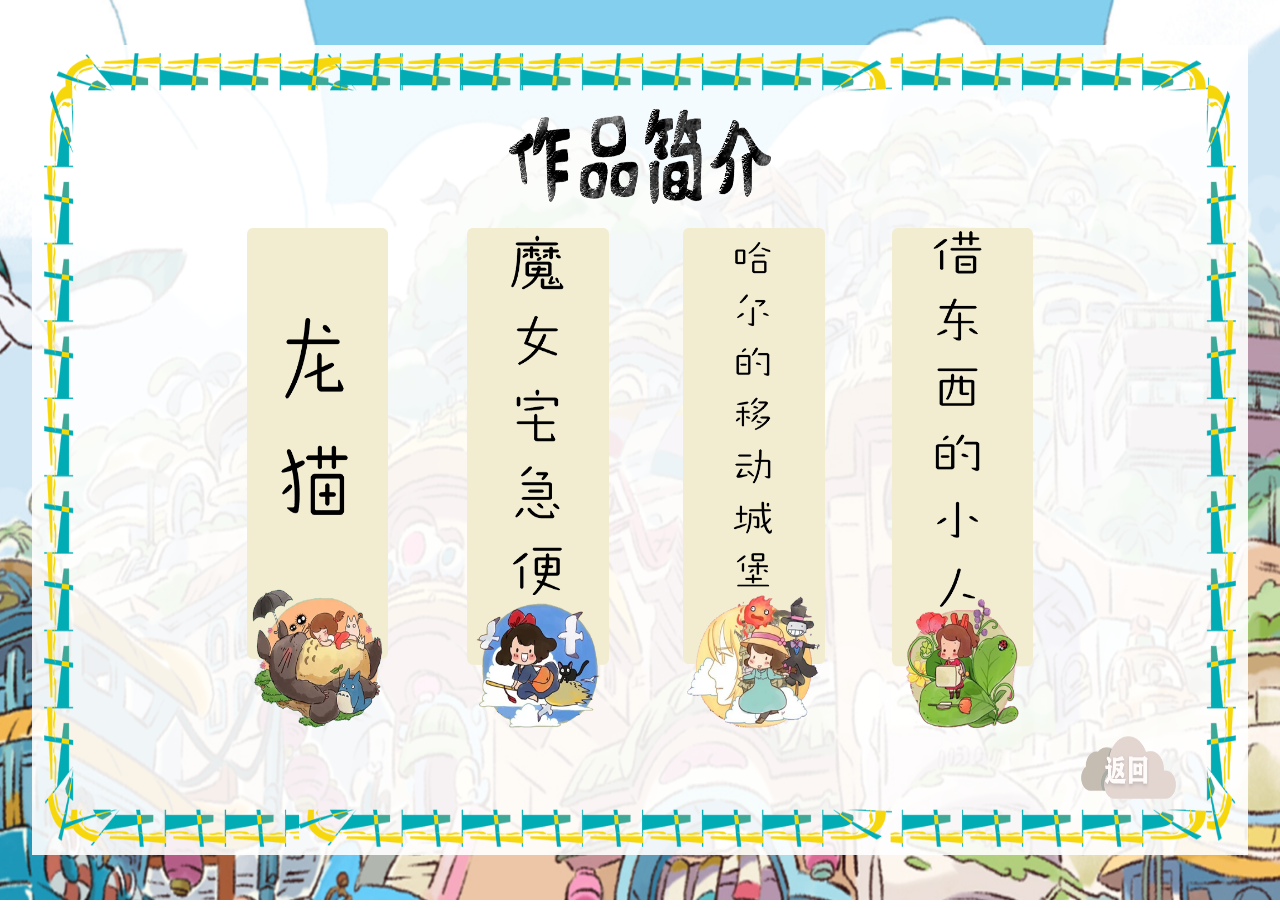
<file: html/zp-menu.html>
<!DOCTYPE html>
<html lang="en">
<head>
    <meta charset="UTF-8">
    <title>作品菜单</title>
    <style type="text/css">
        * {
            width: 100%;
            height: 100%;
        }

        html {
            width: 100%;
            height: 100%;
            overflow: hidden;
            margin: 0;
            padding: 0;
            border: 0;
        }

        body {
            width: 100%;
            height: 100%;
            background-image: url("../images/menubg.png");
            background-size: 100% 100%;
            background-repeat: no-repeat;
        }

        .content {
            background: rgba(255, 255, 255, 0.9);
            width: 95%;
            height: 90%;
            /*margin: 0 auto;*/
            position: absolute;
            top: 5%;
            left: 2.5%;
        }

        .content1 {
            width: 98%;
            height: 98%;
            background-image: url("../images/border.png");
            background-size: 100% 100%;
            background-repeat: no-repeat;
            position: relative;
            left: 1%;
            top: 1%;
        }

        .title {
            position: absolute;
            left: 39%;
            top: 7%;
            width: 22%;
            height: 12%;
            background-image: url("../images/zp/zp-biao.png");
            background-repeat: no-repeat;
            background-size: 100% 100%;
        }

        .content2 {
            width: 66%;
            height: 63%;
            /*background-color: #57a2df;*/
            position: relative;
            left: 17%;
            top: 22%;

        }

        .long {
            width: 18%;
            height: 100%;
            background-image: url("../images/zp/longmao.png");
            background-size: 100% 100%;
            background-repeat: no-repeat;
            float: left;
            cursor: pointer;
        }

        .monv {
            width: 18%;
            height: 100%;
            background-image: url("../images/zp/monv.png");
            background-size: 100% 100%;
            background-repeat: no-repeat;
            float: left;
            margin-left: 10%;
            cursor: pointer;
        }

        .haer {
            width: 18%;
            height: 100%;
            background-image: url("../images/zp/haer.png");
            background-size: 100% 100%;
            background-repeat: no-repeat;
            float: left;
            margin-left: 9.5%;
            cursor: pointer;
        }

        .jie {
            width: 18%;
            height: 100%;
            background-image: url("../images/zp/jie.png");
            background-size: 100% 100%;
            background-repeat: no-repeat;
            float: right;
            cursor: pointer;
        }

        .return {
            width: 8%;
            height: 8%;
            position: relative;
            left: 87%;
            top: 23%;
        }

        img {
            width: 100%;
            height: 100%;
            cursor: pointer;
        }</style>

</head>
<body>
<div class="content">
    <div class="content1">
        <div class="title"></div>
        <div class="content2">
            <div class="long" onclick="jump('long')"></div>
            <div class="monv" onclick="jump('monv')"></div>
            <div class="haer" onclick="jump('haer')"></div>
            <div class="jie" onclick="jump('jie')"></div>
        </div>
        <div class="return"><img src="../images/back.png" onclick="jump('back')"></div>
    </div>
</div>
<script>
    function jump(getobjs) {
        if (getobjs == 'long') {
            window.location.href = './zp-longmao.html';
        } else if (getobjs == 'monv') {
            window.location.href = './zp-monv.html';
        } else if (getobjs == 'haer') {
            window.location.href = './zp-haer.html';
        } else if (getobjs == 'jie') {
            window.location.href = './zp-jie.html';
        } else if (getobjs == 'back') {
            window.location.href = './menu.html';
        }
    }
</script>
</body>
</html>
</file>
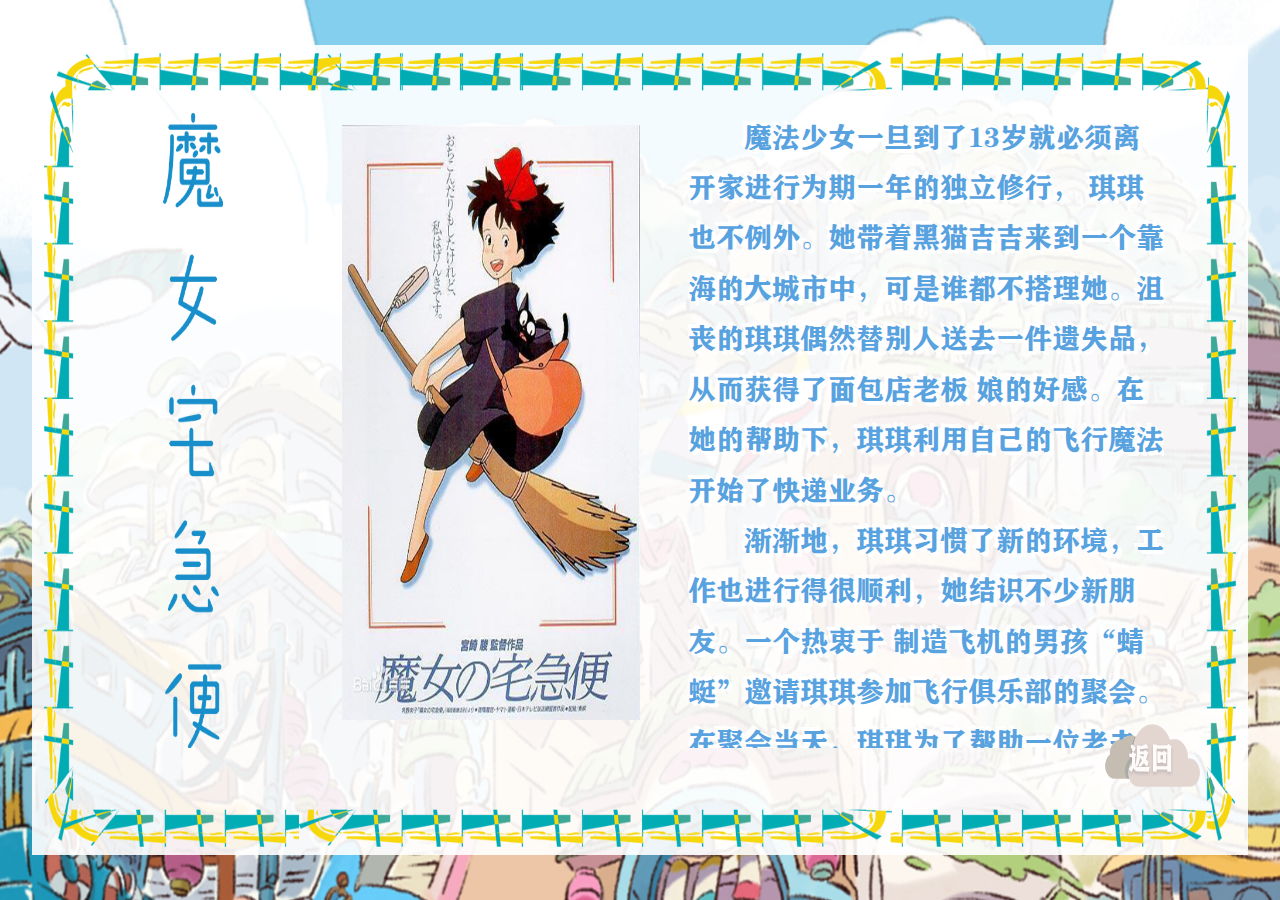
<file: html/zp-monv.html>
<!DOCTYPE html>
<html lang="en">
<head>
    <meta charset="UTF-8">
    <title>作品——《魔女宅急便》</title>
    <link rel="stylesheet" href="../css/font.css">
    <style type="text/css">
        * {
            width: 100%;
            height: 100%;
            margin: 0;
            padding: 0;
        }

        html {
            width: 100%;
            height: 100%;
            overflow: hidden;
        }

        body {
            width: 100%;
            height: 100%;
            background-image: url("../images/menubg.png");
            background-size: 100% 100%;
            background-repeat: no-repeat;
        }
        .content {
            background: rgba(255,255,255,0.9);
            width: 95%;
            height: 90%;
            /*margin: 0 auto;*/
            position: absolute;
            top: 5%;
            left: 2.5%;
        }

        .content1 {
            width: 98%;
            height: 98%;
            background-image: url("../images/border.png");
            background-size: 100% 100%;
            background-repeat: no-repeat;
            position: relative;
            left: 1%;
            top: 1%;
        }
        img{
            width: 100%;
            height: 100%;
        }
        .font{
            width:5%;
            height: 80%;
            float: left;
            margin-top: 5%;
            margin-left: 10%;
        }
        .haibao{
            width: 25%;
            height: 75%;
            margin-left: 10%;
            margin-top: 6%;
            float: left;
        }
        .text{
            font-family: 'FZCHSJW';
            font-size: 28px;
            line-height: 180%;
            color: #57a2df;
            width: 40%;
            height: 80%;
            overflow: scroll;
            float: left;
            margin-left: 4%;
            margin-top: 5%;
            text-shadow: 2px 2px 0px #FFFFFF, -2px -2px 0px #FFFFFF, 3px 3px 0px #FFFFFF, -3px -3px 0px #FFFFFF, 4px 4px 0px #FFFFFF, -4px -4px 0px #FFFFFF;
        }
        .return {
            width: 8%;
            height: 8%;
            position: relative;
            left: 89%;
            top: -3%;
        }

    </style>
</head>
<body>
<div class="content">
    <div class="content1">
        <div class="font"><img src="../images/zp/fonts-monv.png"></div>
        <div class="haibao"><img src="../images/zp/haibao-monv.png" onclick="to()"></div>
        <div class="text"><p>&nbsp;&nbsp;&nbsp;&nbsp;&nbsp;&nbsp;&nbsp;魔法少女一旦到了13岁就必须离开家进行为期一年的独立修行，
            琪琪也不例外。她带着黑猫吉吉来到一个靠海的大城市中，可是谁都不搭理她。沮丧的琪琪偶然替别人送去一件遗失品，从而获得了面包店老板
            娘的好感。在她的帮助下，琪琪利用自己的飞行魔法开始了快递业务。
            <br>
            &nbsp;&nbsp;&nbsp;&nbsp;&nbsp;&nbsp;&nbsp;渐渐地，琪琪习惯了新的环境，工作也进行得很顺利，她结识不少新朋友。一个热衷于
            制造飞机的男孩“蜻蜓”邀请琪琪参加飞行俱乐部的聚会。在聚会当天，琪琪为了帮助一位老夫人送东西而没有去成，并在雨中得了感冒。琪琪
            突然发现自己的魔法能力正在削弱。好友乌尔斯拉邀请情绪低落的琪琪去自己家玩，在她的安慰下琪琪又恢复了自信。电视里播出“蜻蜓”开飞
            机试飞遇险的新闻，琪琪骑上拖把奋力飞往出事地点，成功救下“蜻蜓”。</p></div>
        <div class="return"><img src="../images/back.png" onclick="jump()"></div>
    </div>
</div>
<script>
    function jump() {
        window.location.href='./zp-menu.html';
    }
    function to() {
        window.location.href='./pintu.html';
    }
</script>
</body>
</html>
</file>
<file: css/font.css>
@charset "UTF-8";

@font-face {
    font-family: "FZCHSJW";
    src: url("../fonts/FZCHSJW.woff2") format("woff2"),
    url("../fonts/FZCHSJW.woff") format("woff"),
    url("../fonts/FZCHSJW.ttf") format("truetype"),
    url("../fonts/FZCHSJW.eot") format("embedded-opentype"),
    url("../fonts/FZCHSJW.svg") format("svg");
    font-weight: normal;
    font-style: normal;
}
</file>
